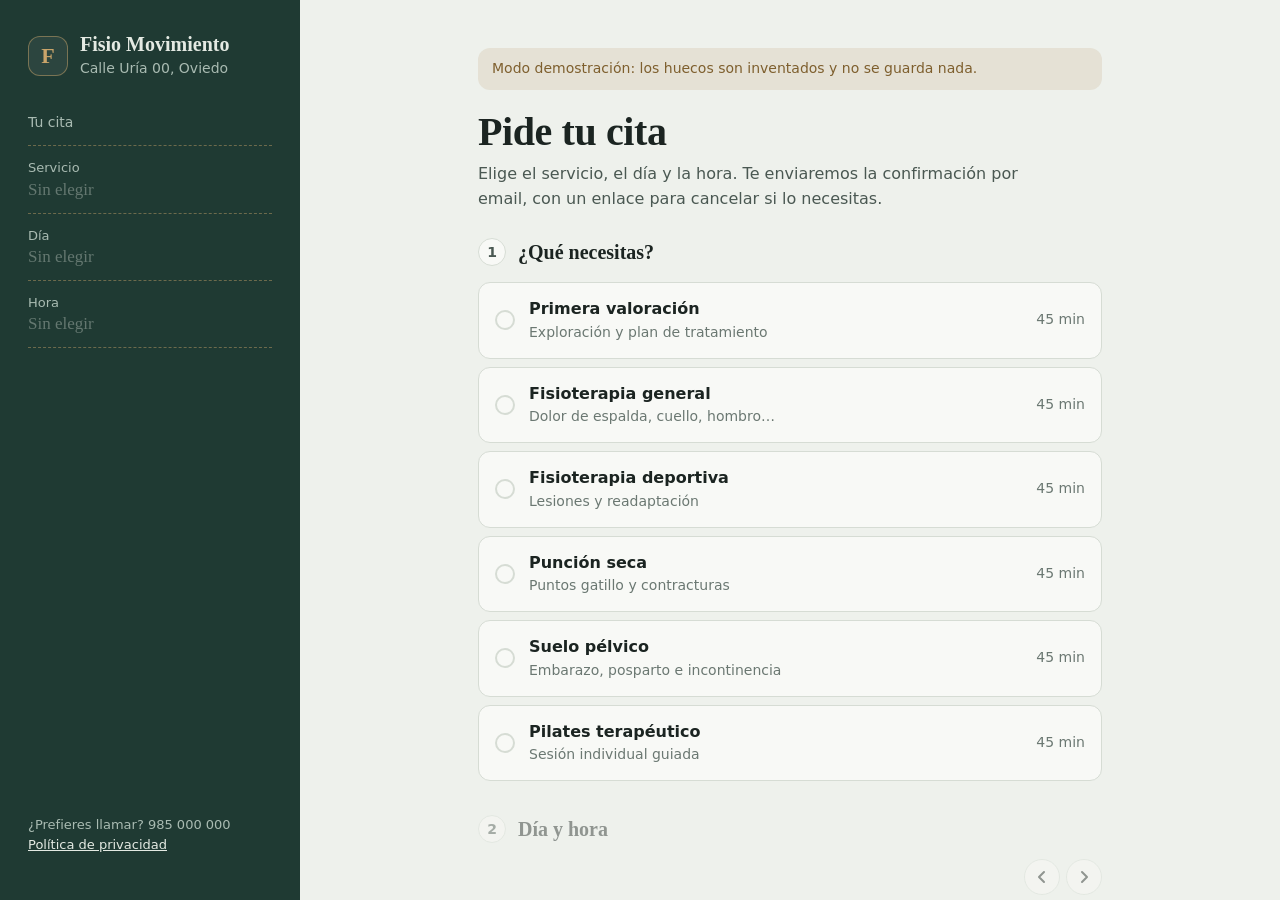
<file: index.html>
<!doctype html>
<html lang="es">
<head>
  <meta charset="utf-8">
  <meta name="viewport" content="width=device-width, initial-scale=1">
  <title>Reservas online con lista de espera · demo</title>
  <meta name="robots" content="noindex">
  <meta http-equiv="refresh" content="0; url=reservar/?demo">
</head>
<body>
  <p><a href="reservar/?demo">Abrir la demo de la página de reservas</a></p>
</body>
</html>
</file>
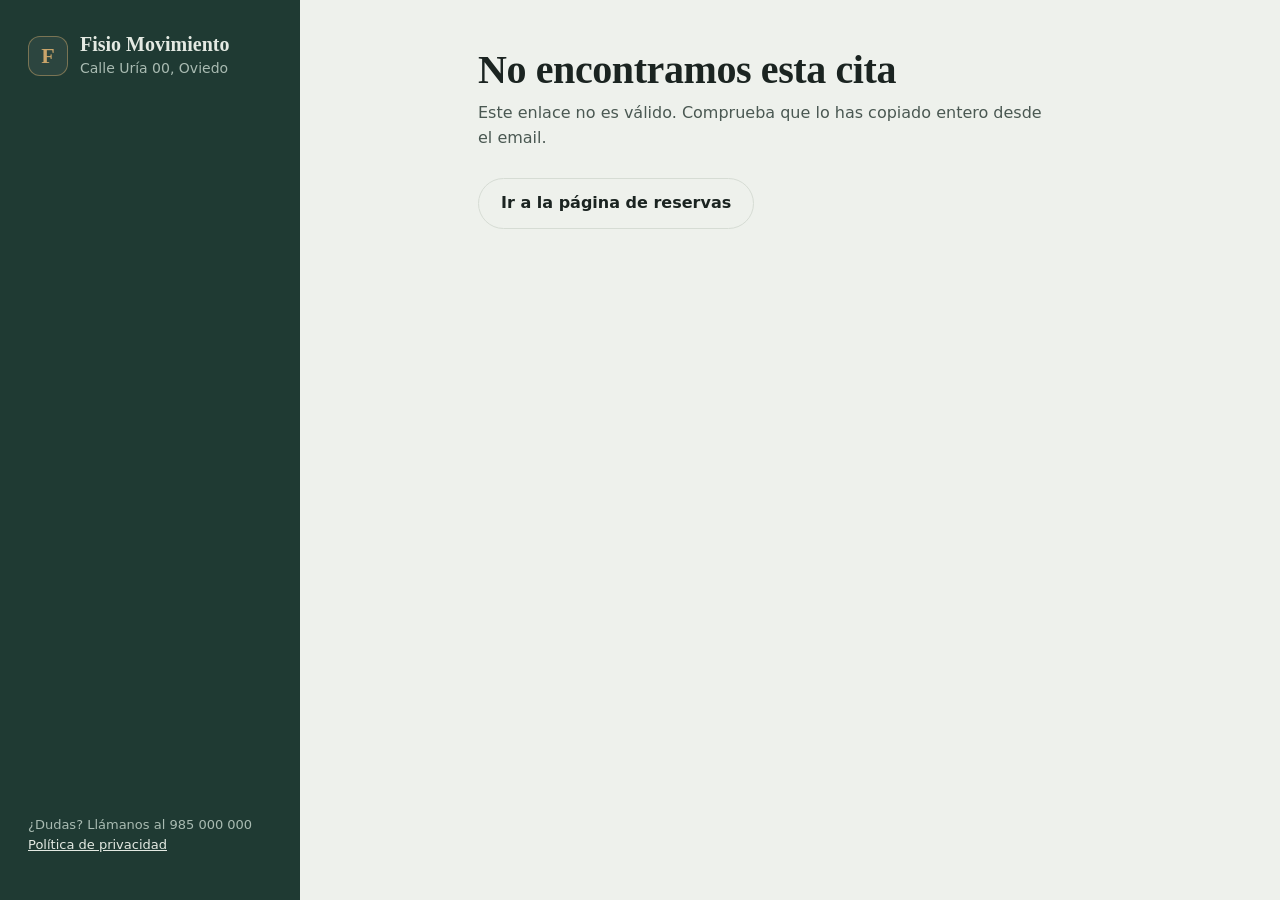
<file: gestionar/index.html>
<!doctype html>
<html lang="es">
<head>
  <meta charset="utf-8">
  <meta name="viewport" content="width=device-width, initial-scale=1">
  <title>Tu cita · Fisio Movimiento</title>
  <meta name="robots" content="noindex">
  <meta name="referrer" content="no-referrer">
  <link rel="icon" href="data:image/svg+xml,%3Csvg xmlns='http://www.w3.org/2000/svg' viewBox='0 0 64 64'%3E%3Crect width='64' height='64' rx='16' fill='%231F3A33'/%3E%3Ctext x='32' y='43' font-family='Palatino,Georgia,serif' font-size='32' text-anchor='middle' fill='%23C9A46A'%3EF%3C/text%3E%3C/svg%3E">
  <link rel="stylesheet" href="../comun/estilos.css?v=2">
</head>
<body>
<div class="marco">
  <aside class="rail">
    <div class="rail__marca">
      <span class="rail__sello" data-sello aria-hidden="true">F</span>
      <div>
        <p class="rail__nombre" data-clinica>Fisio Movimiento</p>
        <p class="rail__dato" data-direccion></p>
      </div>
    </div>
    <p class="rail__pie">¿Dudas? Llámanos al <span data-telefono></span><br><a data-privacidad href="#">Política de privacidad</a></p>
  </aside>

  <main class="contenido">
    <p class="demo-aviso" data-demo hidden>Modo demostración: la cita es inventada y no se cancela nada de verdad.</p>

    <section data-vista="cargando"><p class="cargando">Buscando tu cita…</p></section>

    <section data-vista="cita" hidden>
      <h1 id="citaTitulo">Tu cita</h1>
      <p class="entradilla" id="citaTexto"></p>
      <dl class="ticket">
        <dt>Cuándo</dt><dd id="cCuando"></dd>
        <dt>Servicio</dt><dd id="cServicio"></dd>
        <dt>Dónde</dt><dd data-direccion></dd>
      </dl>
      <div id="zonaCancelar" hidden>
        <div class="botones" id="paso1"><button class="boton boton--peligro" type="button" id="pedirCancelar">Cancelar mi cita</button></div>
        <div class="bloque aparece" id="paso2" hidden style="margin-top:20px">
          <h2 class="bloque__titulo">¿Cancelamos la cita?</h2>
          <p class="bloque__texto">El hueco se ofrecerá a la siguiente persona de la lista de espera. Si luego quieres otra cita, tendrás que reservarla de nuevo.</p>
          <div class="botones" style="margin-top:0">
            <button class="boton boton--peligro" type="button" id="confirmarCancelar">Sí, cancelar la cita</button>
            <button class="boton boton--suave" type="button" id="noCancelar">No, mantenerla</button>
          </div>
        </div>
        <p class="aviso aviso--error" id="errorCancelar" role="alert" hidden></p>
      </div>
    </section>

    <section data-vista="cancelada" class="hecho" hidden>
      <div class="hecho__sello" aria-hidden="true">
        <svg width="30" height="30" viewBox="0 0 24 24"><path d="m5 12.5 4.5 4.5L19 7.5" fill="none" stroke="currentColor" stroke-width="2.4" stroke-linecap="round" stroke-linejoin="round"/></svg>
      </div>
      <h1>Cita cancelada</h1>
      <p class="entradilla" id="canceladaTexto">Gracias por avisar: el hueco pasa a la lista de espera. Te hemos enviado un email de confirmación.</p>
      <div class="botones"><a class="boton boton--suave" href="../reservar/">Pedir otra cita</a></div>
    </section>

    <section data-vista="error" hidden>
      <h1>No encontramos esta cita</h1>
      <p class="entradilla" id="errorTexto">Este enlace no es válido. Comprueba que lo has copiado entero desde el email.</p>
      <div class="botones"><a class="boton boton--suave" href="../reservar/">Ir a la página de reservas</a></div>
    </section>
  </main>
</div>

<script src="../comun/config.js?v=2"></script>
<script src="../comun/comun.js?v=2"></script>
<script src="gestionar.js?v=2"></script>
</body>
</html>
</file>
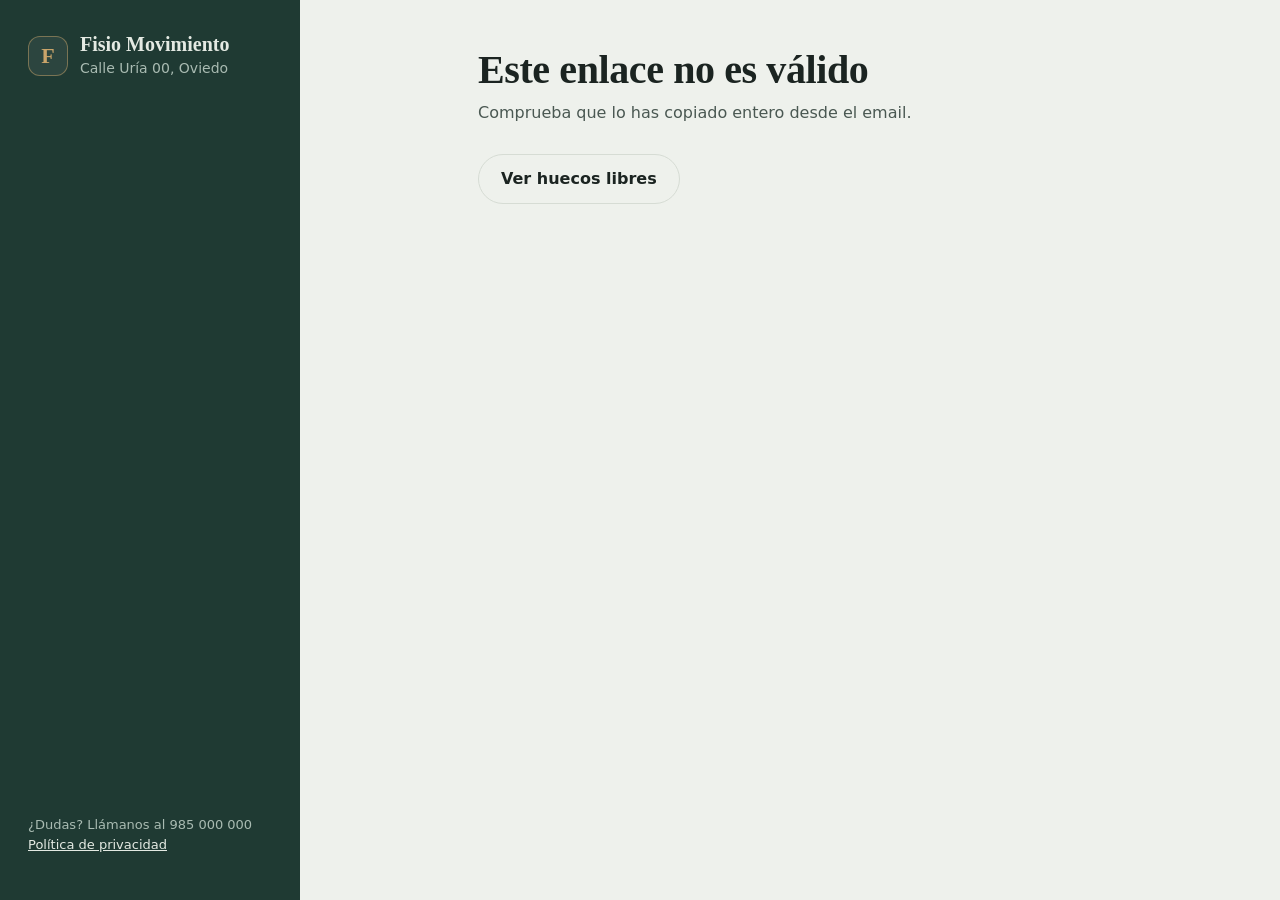
<file: oferta/index.html>
<!doctype html>
<html lang="es">
<head>
  <meta charset="utf-8">
  <meta name="viewport" content="width=device-width, initial-scale=1">
  <title>Hueco libre para ti · Fisio Movimiento</title>
  <meta name="robots" content="noindex">
  <meta name="referrer" content="no-referrer">
  <link rel="icon" href="data:image/svg+xml,%3Csvg xmlns='http://www.w3.org/2000/svg' viewBox='0 0 64 64'%3E%3Crect width='64' height='64' rx='16' fill='%231F3A33'/%3E%3Ctext x='32' y='43' font-family='Palatino,Georgia,serif' font-size='32' text-anchor='middle' fill='%23C9A46A'%3EF%3C/text%3E%3C/svg%3E">
  <link rel="stylesheet" href="../comun/estilos.css?v=2">
</head>
<body>
<div class="marco">
  <aside class="rail">
    <div class="rail__marca">
      <span class="rail__sello" data-sello aria-hidden="true">F</span>
      <div>
        <p class="rail__nombre" data-clinica>Fisio Movimiento</p>
        <p class="rail__dato" data-direccion></p>
      </div>
    </div>
    <p class="rail__pie">¿Dudas? Llámanos al <span data-telefono></span><br><a data-privacidad href="#">Política de privacidad</a></p>
  </aside>

  <main class="contenido">
    <p class="demo-aviso" data-demo hidden>Modo demostración: el hueco es inventado y no se reserva nada.</p>

    <section data-vista="cargando"><p class="cargando">Buscando el hueco…</p></section>

    <section data-vista="oferta" hidden>
      <h1 id="ofertaTitulo">Se ha liberado un hueco para ti</h1>
      <p class="entradilla">Alguien ha cancelado y te toca en la lista de espera. Si lo quieres, confírmalo antes de que termine el plazo; si no, pasará a la siguiente persona.</p>
      <dl class="ticket">
        <dt>Cuándo</dt><dd id="oCuando"></dd>
        <dt>Servicio</dt><dd id="oServicio"></dd>
        <dt>Te lo guardamos hasta las</dt>
        <dd><span class="reloj"><span class="reloj__cifra" id="oHasta"></span><span class="reloj__texto" id="oQueda"></span></span></dd>
      </dl>
      <div class="botones">
        <button class="boton" type="button" id="aceptar">Lo quiero</button>
        <button class="boton boton--suave" type="button" id="rechazar">No me viene bien</button>
      </div>
      <p class="nota">«No me viene bien» te mantiene en la lista para otros huecos de ese día. <button type="button" class="enlace-boton" id="salir">Prefiero salir de la lista de espera</button></p>
      <p class="aviso aviso--error" id="errorOferta" role="alert" hidden></p>
    </section>

    <section data-vista="aceptada" class="hecho" hidden>
      <div class="hecho__sello" aria-hidden="true">
        <svg width="30" height="30" viewBox="0 0 24 24"><path d="m5 12.5 4.5 4.5L19 7.5" fill="none" stroke="currentColor" stroke-width="2.4" stroke-linecap="round" stroke-linejoin="round"/></svg>
      </div>
      <h1>Cita confirmada</h1>
      <p class="entradilla">Te hemos enviado un email con los detalles y un enlace para cancelar si no puedes venir.</p>
      <dl class="ticket">
        <dt>Cuándo</dt><dd id="aCuando"></dd>
        <dt>Servicio</dt><dd id="aServicio"></dd>
        <dt>Dónde</dt><dd data-direccion></dd>
      </dl>
    </section>

    <section data-vista="rechazada" class="hecho" hidden>
      <h1 id="rechazadaTitulo">Hecho</h1>
      <p class="entradilla" id="rechazadaTexto"></p>
      <div class="botones"><a class="boton boton--suave" href="../reservar/">Ver otros huecos libres</a></div>
    </section>

    <section data-vista="error" hidden>
      <h1 id="errorTitulo">Este enlace ya no sirve</h1>
      <p class="entradilla" id="errorTexto"></p>
      <div class="botones"><a class="boton boton--suave" href="../reservar/">Ver huecos libres</a></div>
    </section>
  </main>
</div>

<script src="../comun/config.js?v=2"></script>
<script src="../comun/comun.js?v=2"></script>
<script src="oferta.js?v=2"></script>
</body>
</html>
</file>
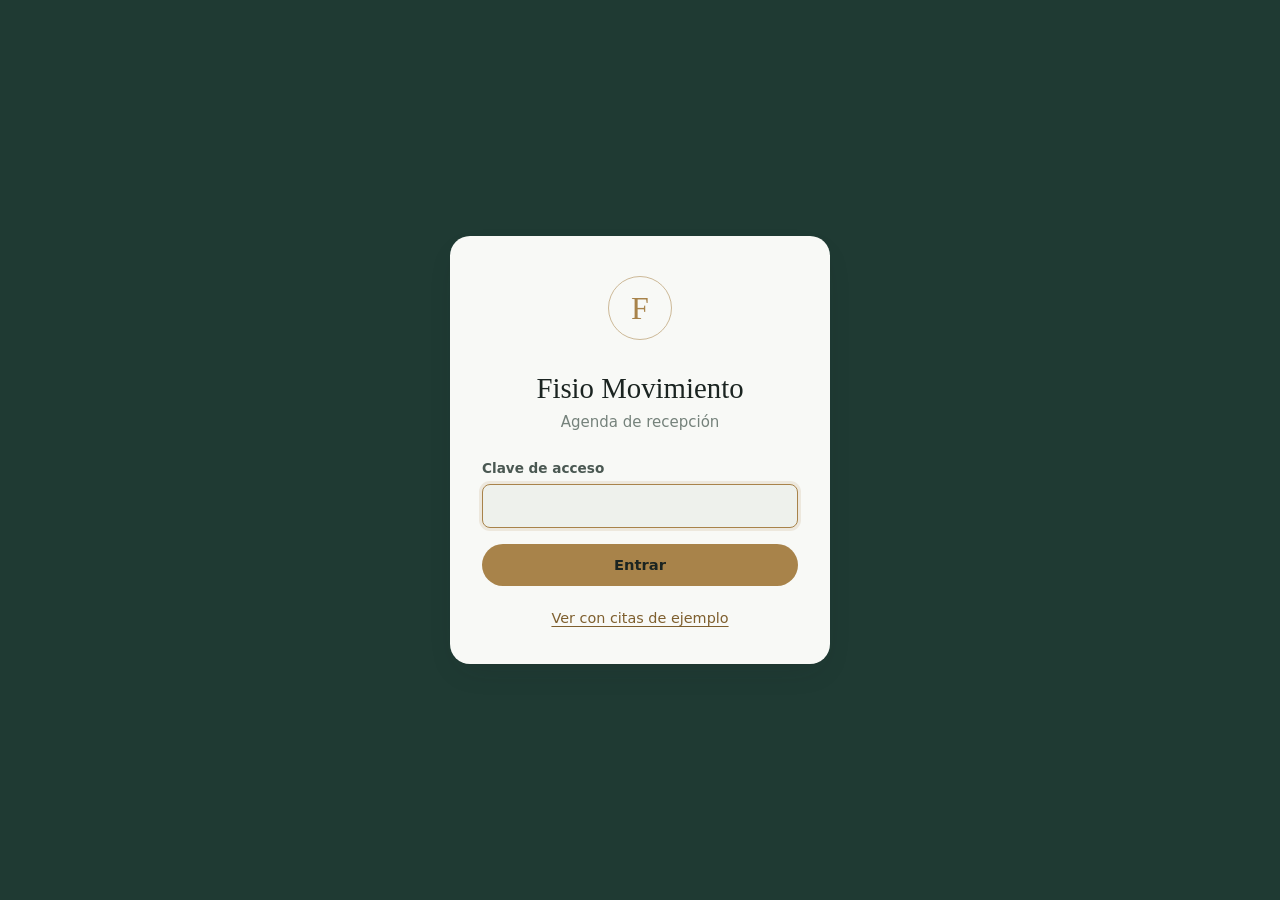
<file: panel/index.html>
<!DOCTYPE html>
<html lang="es">
<head>
  <meta charset="UTF-8">
  <meta name="viewport" content="width=device-width, initial-scale=1.0">
  <meta name="robots" content="noindex, nofollow">
  <title>Agenda · Recepción</title>
  <meta name="theme-color" content="#1F3A33">
  <link rel="icon" href="data:image/svg+xml,%3Csvg xmlns='http://www.w3.org/2000/svg' viewBox='0 0 64 64'%3E%3Crect width='64' height='64' rx='16' fill='%231F3A33'/%3E%3Ctext x='32' y='43' font-family='Palatino,Georgia,serif' font-size='32' text-anchor='middle' fill='%23C9A46A'%3EF%3C/text%3E%3C/svg%3E">
  <link rel="stylesheet" href="panel.css?v=2">
  <script src="config.js?v=2"></script>
</head>
<body>
  <!-- Acceso -->
  <div class="login" id="login" hidden>
    <form class="login-card" id="loginForm">
      <span class="monogram monogram--lg" data-monogram aria-hidden="true">F</span>
      <h1 class="login-title" data-clinica>Clínica</h1>
      <p class="login-sub">Agenda de recepción</p>
      <label class="field">
        <span class="field-label">Clave de acceso</span>
        <input type="password" id="loginKey" class="input" autocomplete="current-password" required>
      </label>
      <p class="form-error" id="loginError" role="alert"></p>
      <button type="submit" class="btn btn-brass btn-block">Entrar</button>
      <button type="button" class="btn-link" id="loginDemo">Ver con citas de ejemplo</button>
    </form>
  </div>

  <!-- Aplicación -->
  <div class="app" id="app" hidden>
    <aside class="rail">
      <div class="brand">
        <span class="monogram" data-monogram aria-hidden="true">F</span>
        <p class="brand-name" data-clinica>Clínica</p>
      </div>
      <nav class="ranges" aria-label="Qué días ver">
        <button class="range" data-rango="hoy" aria-pressed="true">Hoy</button>
        <button class="range" data-rango="manana" aria-pressed="false">Mañana</button>
        <button class="range" data-rango="semana" aria-pressed="false"><span class="hide-sm">Próximos </span>7 días</button>
      </nav>
      <div class="rail-foot">
        <button class="btn-icon" id="themeToggle" aria-label="Cambiar entre tema de día y de noche" title="Tema de día / noche">
          <svg width="18" height="18" viewBox="0 0 24 24" fill="none" stroke="currentColor" stroke-width="1.6" stroke-linecap="round" stroke-linejoin="round" aria-hidden="true"><path d="M12 3a6 6 0 0 0 9 9 9 9 0 1 1-9-9Z"/></svg>
        </button>
        <button class="btn-link btn-link--rail" id="logout">Salir</button>
      </div>
    </aside>

    <main class="main" id="main">
      <header class="head">
        <h1 class="title" id="titulo">Hoy</h1>
        <div class="head-actions">
          <label class="search">
            <span class="sr-only">Buscar paciente o servicio</span>
            <svg width="16" height="16" viewBox="0 0 24 24" fill="none" stroke="currentColor" stroke-width="1.8" stroke-linecap="round" aria-hidden="true"><circle cx="11" cy="11" r="7"/><path d="m20 20-3.5-3.5"/></svg>
            <input type="search" id="buscar" placeholder="Buscar paciente" autocomplete="off">
          </label>
          <button class="btn btn-quiet" id="verEspera" aria-haspopup="dialog">Lista de espera <span class="n" id="esperaN">0</span></button>
          <button class="btn btn-brass" id="nuevaCita">
            <svg width="16" height="16" viewBox="0 0 24 24" fill="none" stroke="currentColor" stroke-width="2" stroke-linecap="round" aria-hidden="true"><path d="M12 5v14M5 12h14"/></svg>
            Nueva cita
          </button>
        </div>
      </header>

      <p class="demo" id="demoBanner" hidden>Estás viendo citas de ejemplo. Los cambios no se guardan.</p>

      <!-- Reparto de las citas por estado -->
      <section class="strip" aria-label="Resumen de las citas">
        <div class="strip-bar" id="stripBar" role="img" aria-label=""></div>
        <ul class="strip-legend" id="stripLegend"></ul>
      </section>

      <div class="toolbar">
        <div class="filters" role="group" aria-label="Mostrar">
          <button class="filter" data-filtro="todas" aria-pressed="true">Todas</button>
          <button class="filter" data-filtro="web" aria-pressed="false">Reservadas online</button>
          <button class="filter" data-filtro="lista" aria-pressed="false">Desde la lista de espera</button>
          <button class="filter" data-filtro="canceladas" aria-pressed="false">Canceladas</button>
        </div>
        <p class="sync" aria-live="polite"><span class="sync-dot" id="syncDot"></span><span id="syncTxt">Cargando…</span></p>
      </div>

      <section class="agenda" id="agenda" aria-labelledby="titulo"></section>
    </main>
  </div>

  <!-- Ficha de la cita -->
  <div class="scrim" id="scrim" hidden></div>
  <aside class="drawer" id="drawer" role="dialog" aria-modal="true" aria-labelledby="drawerNombre" hidden>
    <header class="drawer-head">
      <div>
        <p class="drawer-when" id="drawerCuando">—</p>
        <h2 class="drawer-name" id="drawerNombre">—</h2>
        <p class="drawer-service" id="drawerServicio">—</p>
      </div>
      <button class="btn-icon" data-cerrar aria-label="Cerrar ficha">
        <svg width="18" height="18" viewBox="0 0 24 24" fill="none" stroke="currentColor" stroke-width="1.8" stroke-linecap="round" aria-hidden="true"><path d="M18 6 6 18M6 6l12 12"/></svg>
      </button>
    </header>
    <div class="drawer-body">
      <p class="status-line" id="drawerEstado"></p>
      <ol class="history" id="drawerHistoria" aria-label="Historial de la cita"></ol>
      <dl class="facts">
        <div><dt>Teléfono</dt><dd id="drawerTel">—</dd></div>
        <div><dt>Email</dt><dd id="drawerEmail">—</dd></div>
      </dl>
      <div class="actions" id="drawerAcciones"></div>
      <label class="field">
        <span class="field-label">Notas de recepción</span>
        <textarea class="input" id="drawerNotas" rows="3" maxlength="300" placeholder="Solo las ve la clínica"></textarea>
      </label>
      <button class="btn btn-quiet" id="guardarNotas">Guardar notas</button>
    </div>
  </aside>

  <!-- Nueva cita -->
  <div class="modal" id="modal" role="dialog" aria-modal="true" aria-labelledby="modalTitle" hidden>
    <form class="modal-card" id="nuevaForm" novalidate>
      <header class="modal-head">
        <h2 class="drawer-name" id="modalTitle">Nueva cita</h2>
        <button type="button" class="btn-icon" data-cerrar aria-label="Cerrar">
          <svg width="18" height="18" viewBox="0 0 24 24" fill="none" stroke="currentColor" stroke-width="1.8" stroke-linecap="round" aria-hidden="true"><path d="M18 6 6 18M6 6l12 12"/></svg>
        </button>
      </header>
      <label class="field">
        <span class="field-label">Paciente</span>
        <input class="input" id="nPaciente" type="text" maxlength="80" autocomplete="off" required>
      </label>
      <label class="field">
        <span class="field-label">Teléfono (opcional)</span>
        <input class="input" id="nTelefono" type="tel" inputmode="tel" placeholder="612 345 678" autocomplete="off">
      </label>
      <label class="field">
        <span class="field-label">Email (opcional)</span>
        <input class="input" id="nEmail" type="email" inputmode="email" placeholder="Para enviarle la confirmación" autocomplete="off">
      </label>
      <label class="field">
        <span class="field-label">Servicio</span>
        <select class="input" id="nServicio" required></select>
      </label>
      <div class="field-row">
        <label class="field">
          <span class="field-label">Día</span>
          <input class="input" id="nDia" type="date" required>
        </label>
        <label class="field">
          <span class="field-label">Hora</span>
          <select class="input" id="nHora" required></select>
        </label>
      </div>
      <p class="form-error" id="nuevaError" role="alert"></p>
      <p class="hint">Se comprueba que el hueco siga libre. Si pones email, le llega la confirmación con el enlace para cancelar.</p>
      <button type="submit" class="btn btn-brass btn-block">Guardar cita</button>
    </form>
  </div>

  <!-- Lista de espera -->
  <aside class="drawer" id="esperaDrawer" role="dialog" aria-modal="true" aria-labelledby="esperaTitulo" hidden>
    <header class="drawer-head">
      <div>
        <p class="drawer-when">Próximos días</p>
        <h2 class="drawer-name" id="esperaTitulo">Lista de espera</h2>
        <p class="drawer-service">Por orden de llegada. Si alguien cancela, el hueco se ofrece solo, por email.</p>
      </div>
      <button class="btn-icon" data-cerrar aria-label="Cerrar lista de espera">
        <svg width="18" height="18" viewBox="0 0 24 24" fill="none" stroke="currentColor" stroke-width="1.8" stroke-linecap="round" aria-hidden="true"><path d="M18 6 6 18M6 6l12 12"/></svg>
      </button>
    </header>
    <div class="drawer-body" id="esperaLista"></div>
  </aside>

  <div class="toast" id="toast" role="status" aria-live="polite" hidden></div>

  <script src="panel.js?v=2"></script>
</body>
</html>
</file>
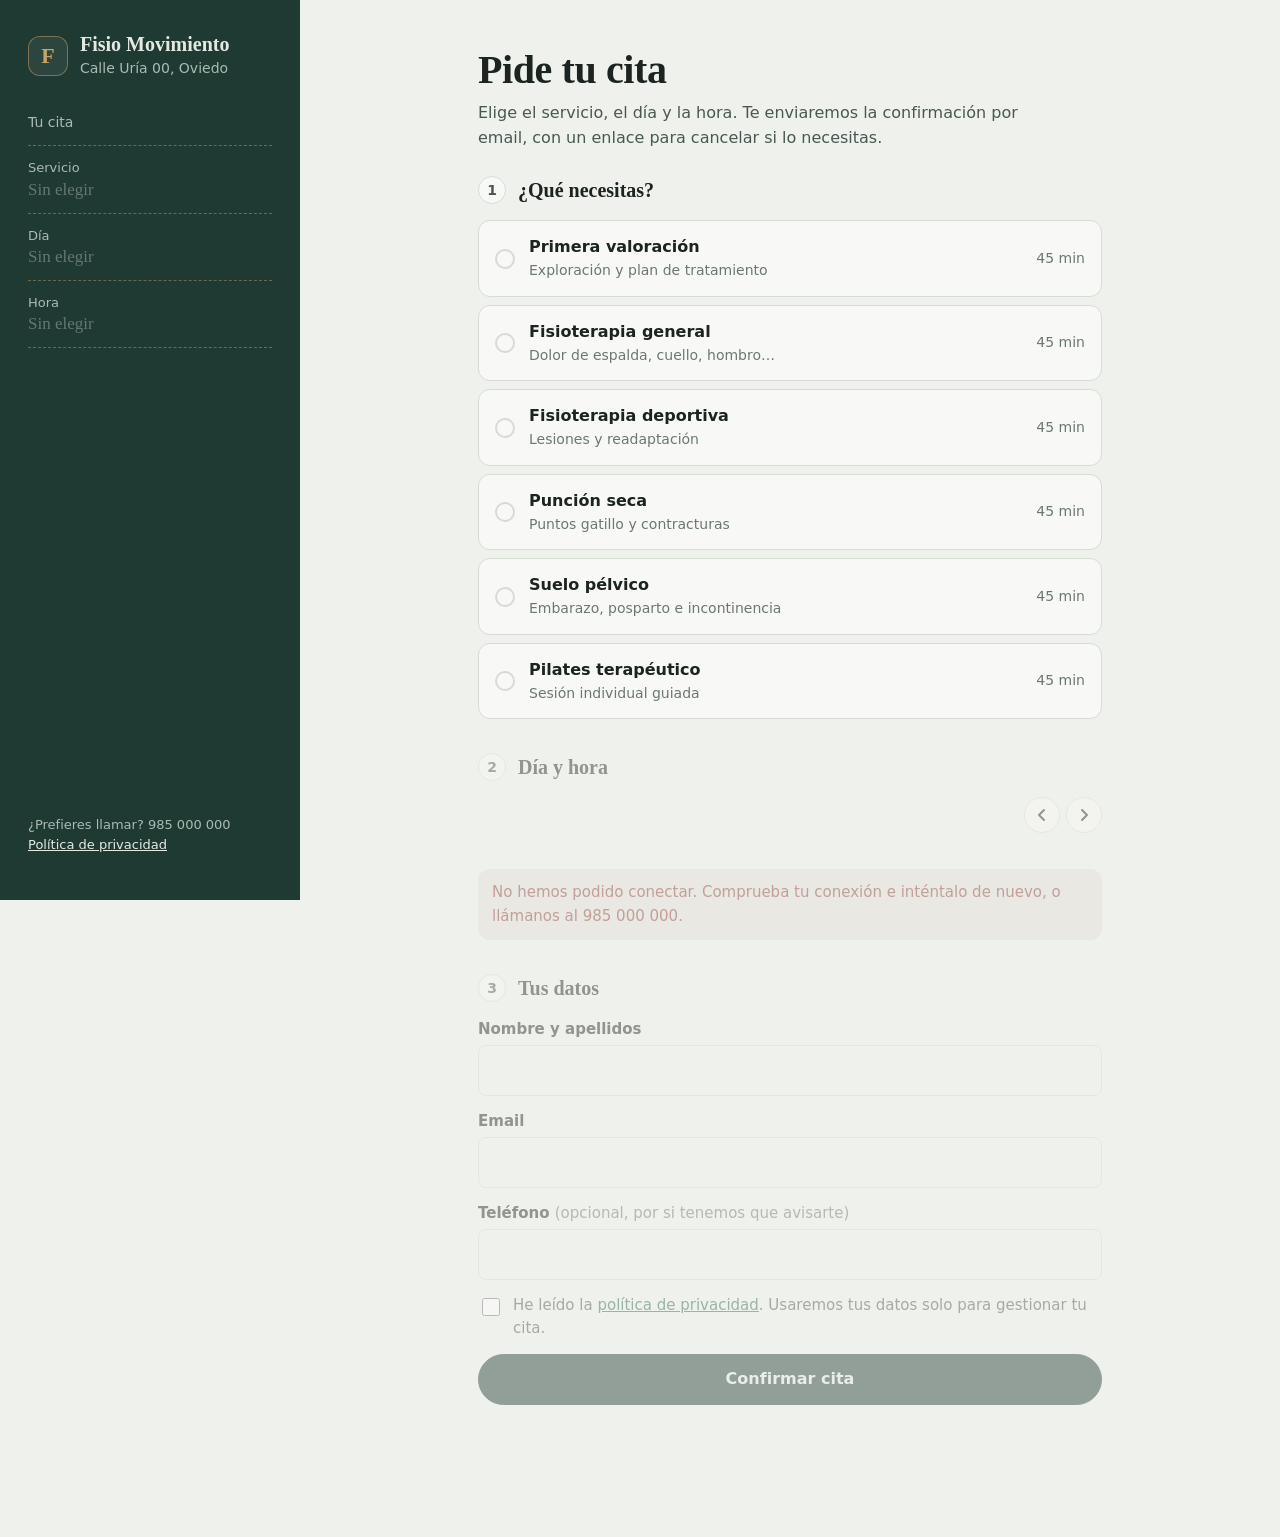
<file: reservar/index.html>
<!doctype html>
<html lang="es">
<head>
  <meta charset="utf-8">
  <meta name="viewport" content="width=device-width, initial-scale=1">
  <title>Pide tu cita · Fisio Movimiento</title>
  <meta name="description" content="Reserva tu cita de fisioterapia online: elige servicio, día y hora. Si no hay hueco, apúntate a la lista de espera.">
  <meta name="robots" content="noindex">
  <link rel="icon" href="data:image/svg+xml,%3Csvg xmlns='http://www.w3.org/2000/svg' viewBox='0 0 64 64'%3E%3Crect width='64' height='64' rx='16' fill='%231F3A33'/%3E%3Ctext x='32' y='43' font-family='Palatino,Georgia,serif' font-size='32' text-anchor='middle' fill='%23C9A46A'%3EF%3C/text%3E%3C/svg%3E">
  <link rel="stylesheet" href="../comun/estilos.css?v=2">
</head>
<body>
<div class="marco">
  <aside class="rail">
    <div class="rail__marca">
      <span class="rail__sello" data-sello aria-hidden="true">F</span>
      <div>
        <p class="rail__nombre" data-clinica>Fisio Movimiento</p>
        <p class="rail__dato" data-direccion></p>
      </div>
    </div>
    <div class="resguardo" aria-live="polite">
      <p class="resguardo__titulo">Tu cita</p>
      <ul class="resguardo__lista">
        <li><span>Servicio</span><strong id="rServicio" class="vacio">Sin elegir</strong></li>
        <li><span>Día</span><strong id="rDia" class="vacio">Sin elegir</strong></li>
        <li><span>Hora</span><strong id="rHora" class="vacio">Sin elegir</strong></li>
      </ul>
    </div>
    <p class="rail__pie">¿Prefieres llamar? <span data-telefono></span><br><a data-privacidad href="#">Política de privacidad</a></p>
  </aside>

  <main class="contenido">
    <p class="demo-aviso" data-demo hidden>Modo demostración: los huecos son inventados y no se guarda nada.</p>

    <!-- Reserva -->
    <section data-vista="reserva">
      <h1>Pide tu cita</h1>
      <p class="entradilla">Elige el servicio, el día y la hora. Te enviaremos la confirmación por email, con un enlace para cancelar si lo necesitas.</p>

      <div class="paso" id="pasoServicio">
        <div class="paso__cabecera"><span class="paso__num">1</span><h2>¿Qué necesitas?</h2></div>
        <fieldset class="servicios" id="servicios">
          <legend class="sr-only">Servicio</legend>
        </fieldset>
      </div>

      <div class="paso paso--bloqueado" id="pasoHora" aria-disabled="true">
        <div class="paso__cabecera"><span class="paso__num">2</span><h2>Día y hora</h2></div>
        <div class="dias-cabecera">
          <p class="dias-mes" id="diasMes"></p>
          <div class="dias-flechas">
            <button class="flecha" type="button" id="diasAtras" aria-label="Días anteriores">
              <svg width="16" height="16" viewBox="0 0 16 16" aria-hidden="true"><path d="M10 3 5 8l5 5" fill="none" stroke="currentColor" stroke-width="2" stroke-linecap="round" stroke-linejoin="round"/></svg>
            </button>
            <button class="flecha" type="button" id="diasAdelante" aria-label="Días siguientes">
              <svg width="16" height="16" viewBox="0 0 16 16" aria-hidden="true"><path d="m6 3 5 5-5 5" fill="none" stroke="currentColor" stroke-width="2" stroke-linecap="round" stroke-linejoin="round"/></svg>
            </button>
          </div>
        </div>
        <div class="dias" id="dias" role="group" aria-label="Días disponibles"><p class="cargando">Buscando huecos libres…</p></div>
        <div id="horas" aria-live="polite"></div>
        <p class="espera-enlace" id="esperaEnlace" hidden>¿No te viene ninguna hora? <button type="button" class="enlace-boton" data-abrir-espera>Apúntate a la lista de espera de este día</button> y te avisaremos si alguien cancela.</p>
        <p class="aviso aviso--error" id="errorHuecos" hidden></p>
      </div>

      <div class="paso paso--bloqueado" id="pasoDatos" aria-disabled="true">
        <div class="paso__cabecera"><span class="paso__num">3</span><h2>Tus datos</h2></div>
        <form id="formReserva" class="campos" novalidate>
          <div class="campo">
            <label for="rNombre">Nombre y apellidos</label>
            <input type="text" id="rNombre" name="nombre" autocomplete="name" maxlength="80" required>
            <span class="error-campo" hidden></span>
          </div>
          <div class="campo">
            <label for="rEmail">Email</label>
            <input type="email" id="rEmail" name="email" autocomplete="email" inputmode="email" maxlength="120" required>
            <span class="error-campo" hidden></span>
          </div>
          <div class="campo">
            <label for="rTelefono">Teléfono <span class="opcional">(opcional, por si tenemos que avisarte)</span></label>
            <input type="tel" id="rTelefono" name="telefono" autocomplete="tel" inputmode="tel" maxlength="20">
            <span class="error-campo" hidden></span>
          </div>
          <div class="trampa" aria-hidden="true">
            <label for="rWeb">No rellenes este campo</label>
            <input type="text" id="rWeb" name="website" tabindex="-1" autocomplete="off">
          </div>
          <div class="campo campo--check">
            <input type="checkbox" id="rPrivacidad" name="privacidad" required>
            <label for="rPrivacidad">He leído la <a data-privacidad href="#" target="_blank" rel="noopener">política de privacidad</a>. Usaremos tus datos solo para gestionar tu cita.</label>
          </div>
          <span class="error-campo" id="rPrivacidadError" hidden></span>
          <button class="boton boton--ancho" type="submit" id="rEnviar">Confirmar cita</button>
          <p class="aviso aviso--error" id="errorReserva" role="alert" hidden></p>
        </form>
      </div>
    </section>

    <!-- Lista de espera -->
    <section data-vista="espera" hidden>
      <button type="button" class="paso__cambiar" data-volver style="margin:0 0 16px">Volver a elegir hora</button>
      <div class="bloque bloque--espera">
        <h1 class="bloque__titulo" id="esperaTitulo">Lista de espera</h1>
        <p class="bloque__texto">Si alguien cancela ese día, te escribiremos por orden de llegada. Tendrás <strong id="esperaPlazo">2 horas</strong> para aceptar el hueco desde el email; después pasará a la siguiente persona.</p>
        <form id="formEspera" class="campos" novalidate>
          <fieldset class="franjas">
            <legend>¿A qué hora te viene bien?</legend>
            <label class="chip"><input type="radio" name="franja" value="cualquiera" checked><span>A cualquier hora</span></label>
            <label class="chip"><input type="radio" name="franja" value="manana"><span>Por la mañana</span></label>
            <label class="chip"><input type="radio" name="franja" value="tarde"><span>Por la tarde</span></label>
          </fieldset>
          <p class="nota" id="esperaServicio"></p>
          <div class="campo">
            <label for="eNombre">Nombre y apellidos</label>
            <input type="text" id="eNombre" name="nombre" autocomplete="name" maxlength="80" required>
            <span class="error-campo" hidden></span>
          </div>
          <div class="campo">
            <label for="eEmail">Email</label>
            <input type="email" id="eEmail" name="email" autocomplete="email" inputmode="email" maxlength="120" required>
            <span class="error-campo" hidden></span>
          </div>
          <div class="campo">
            <label for="eTelefono">Teléfono <span class="opcional">(opcional)</span></label>
            <input type="tel" id="eTelefono" name="telefono" autocomplete="tel" inputmode="tel" maxlength="20">
            <span class="error-campo" hidden></span>
          </div>
          <div class="trampa" aria-hidden="true">
            <label for="eWeb">No rellenes este campo</label>
            <input type="text" id="eWeb" name="website" tabindex="-1" autocomplete="off">
          </div>
          <div class="campo campo--check">
            <input type="checkbox" id="ePrivacidad" name="privacidad" required>
            <label for="ePrivacidad">He leído la <a data-privacidad href="#" target="_blank" rel="noopener">política de privacidad</a>. Usaremos tus datos solo para avisarte de un hueco libre.</label>
          </div>
          <span class="error-campo" id="ePrivacidadError" hidden></span>
          <button class="boton boton--laton boton--ancho" type="submit" id="eEnviar">Apuntarme a la lista de espera</button>
          <p class="aviso aviso--error" id="errorEspera" role="alert" hidden></p>
        </form>
      </div>
    </section>

    <!-- Reserva confirmada -->
    <section data-vista="hecho" class="hecho" hidden>
      <div class="hecho__sello" aria-hidden="true">
        <svg width="30" height="30" viewBox="0 0 24 24"><path d="m5 12.5 4.5 4.5L19 7.5" fill="none" stroke="currentColor" stroke-width="2.4" stroke-linecap="round" stroke-linejoin="round"/></svg>
      </div>
      <h1 tabindex="-1">Cita confirmada</h1>
      <p class="entradilla">Te hemos enviado un email con los detalles y un enlace para cancelar si no puedes venir.</p>
      <dl class="ticket">
        <dt>Cuándo</dt><dd id="hCuando"></dd>
        <dt>Servicio</dt><dd id="hServicio"></dd>
        <dt>Dónde</dt><dd data-direccion></dd>
      </dl>
      <p class="nota">¿No te llega el email? Revisa la carpeta de correo no deseado o llámanos al <span data-telefono></span>.</p>
      <div class="botones"><a class="boton boton--suave" href="./">Pedir otra cita</a></div>
    </section>

    <!-- Alta en la lista de espera -->
    <section data-vista="espera-hecha" class="hecho" hidden>
      <div class="hecho__sello" aria-hidden="true">
        <svg width="30" height="30" viewBox="0 0 24 24"><path d="M12 7v5l3 2" fill="none" stroke="currentColor" stroke-width="2.2" stroke-linecap="round"/><circle cx="12" cy="12" r="8.5" fill="none" stroke="currentColor" stroke-width="2.2"/></svg>
      </div>
      <h1 tabindex="-1">Estás en la lista de espera</h1>
      <p class="entradilla" id="ehTexto"></p>
      <p class="nota">Te hemos enviado un email de confirmación. Si se libera un hueco, el aviso llegará a ese mismo correo.</p>
      <div class="botones"><a class="boton boton--suave" href="./">Volver al calendario</a></div>
    </section>
  </main>
</div>

<script src="../comun/config.js?v=2"></script>
<script src="../comun/comun.js?v=2"></script>
<script src="reservar.js?v=2"></script>
</body>
</html>
</file>
<file: comun/estilos.css>
/* ═══════════════════════════════════════════
   Páginas del paciente · eucalipto, salvia y latón
   (misma familia visual que el panel de recepción)
═══════════════════════════════════════════ */
:root {
  --bg: #EEF1EC;
  --surface: #F8F9F6;
  --line: #D6DCD4;
  --ink: #1B2421;
  --ink-2: #4A5852;
  --ink-3: #6B7872;
  --rail: #1F3A33;
  --rail-ink: #E4EAE3;
  --rail-ink-2: #A9BBB2;
  --brass: #A8834A;
  --brass-ink: #7E5F2E;
  --brass-soft: rgba(168, 131, 74, .14);
  --ok: #2F6B57;
  --ok-soft: rgba(47, 107, 87, .12);
  --error: #8E3B33;
  --error-soft: rgba(142, 59, 51, .1);
  --free: #2F6B57;
  --busy: #CDD4CB;
  --serif: "Iowan Old Style", "Palatino Linotype", Palatino, "Book Antiqua", "URW Palladio L", Georgia, serif;
  --sans: system-ui, -apple-system, "Segoe UI", Roboto, "Helvetica Neue", sans-serif;
  --r-sm: 8px;
  --r-md: 12px;
  --r-lg: 20px;
  --shadow: 0 1px 0 rgba(27, 36, 33, .04), 0 14px 34px -16px rgba(27, 36, 33, .22);
  color-scheme: light;
}
@media (prefers-color-scheme: dark) {
  :root {
    --bg: #13221E;
    --surface: #1A2D27;
    --line: #2C433B;
    --ink: #E7ECE6;
    --ink-2: #B4C0B8;
    --ink-3: #8C9C93;
    --rail: #0E1916;
    --rail-ink: #E4EAE3;
    --rail-ink-2: #8FA59B;
    --brass: #C9A46A;
    --brass-ink: #D9B97F;
    --brass-soft: rgba(201, 164, 106, .16);
    --ok: #7DBFA5;
    --ok-soft: rgba(125, 191, 165, .14);
    --error: #E39A90;
    --error-soft: rgba(227, 154, 144, .12);
    --free: #7DBFA5;
    --busy: #2F463F;
    --shadow: 0 14px 34px -16px rgba(0, 0, 0, .6);
    color-scheme: dark;
  }
}

*, *::before, *::after { box-sizing: border-box; }
html { -webkit-text-size-adjust: 100%; }
body {
  margin: 0;
  background: var(--bg);
  color: var(--ink);
  font: 16px/1.55 var(--sans);
  min-height: 100vh;
}
button, input, select, textarea { font: inherit; color: inherit; }
a { color: var(--ok); }
:focus-visible { outline: 3px solid var(--brass); outline-offset: 2px; border-radius: 4px; }
[tabindex="-1"]:focus { outline: none; }
[hidden] { display: none !important; }
.sr-only { position: absolute; width: 1px; height: 1px; overflow: hidden; clip: rect(0 0 0 0); white-space: nowrap; }

/* ── Estructura: columna de la clínica + contenido ── */
.marco {
  display: grid;
  grid-template-columns: minmax(0, 1fr);
  min-height: 100vh;
}
.rail {
  background: var(--rail);
  color: var(--rail-ink);
  padding: 20px 16px;
}
.rail__marca { display: flex; align-items: center; gap: 12px; }
.rail__sello {
  flex: none;
  width: 40px; height: 40px;
  border-radius: 12px;
  display: grid; place-items: center;
  background: rgba(255, 255, 255, .06);
  border: 1px solid rgba(201, 164, 106, .5);
  color: #C9A46A;
  font: 600 22px/1 var(--serif);
}
.rail__nombre { font: 600 1.25rem/1.2 var(--serif); margin: 0; }
.rail__dato { margin: 2px 0 0; color: var(--rail-ink-2); font-size: .875rem; }
.resguardo { display: none; }

.contenido {
  width: 100%;
  max-width: 44rem;
  margin: 0 auto;
  padding: 24px 16px 96px;
}
.demo-aviso {
  margin: 0 0 20px;
  padding: 10px 14px;
  border-radius: var(--r-md);
  background: var(--brass-soft);
  color: var(--brass-ink);
  font-size: .875rem;
}

h1 { font: 600 clamp(1.75rem, 1.2rem + 2.4vw, 2.5rem)/1.12 var(--serif); margin: 0 0 8px; letter-spacing: -.01em; }
h2 { font: 600 1.25rem/1.25 var(--serif); margin: 0; }
.entradilla { margin: 0 0 28px; color: var(--ink-2); max-width: 36rem; }

@media (min-width: 900px) {
  .marco { grid-template-columns: 300px minmax(0, 1fr); }
  .rail {
    position: sticky; top: 0;
    height: 100vh;
    padding: 32px 28px;
    display: flex; flex-direction: column; gap: 32px;
  }
  .resguardo { display: block; }
  .contenido { padding: 48px 40px 96px; }
}

/* ── Resguardo (resumen de la cita en la columna) ── */
.resguardo__titulo { margin: 0 0 12px; color: var(--rail-ink-2); font-size: .875rem; }
.resguardo__lista { list-style: none; margin: 0; padding: 0; border-top: 1px dashed rgba(201, 164, 106, .45); }
.resguardo__lista li { padding: 12px 0; border-bottom: 1px dashed rgba(201, 164, 106, .45); }
.resguardo__lista span { display: block; color: var(--rail-ink-2); font-size: .8125rem; }
.resguardo__lista strong { display: block; font: 600 1.0625rem/1.3 var(--serif); }
.resguardo__lista strong.vacio { color: rgba(228, 234, 227, .35); font-weight: 400; }
.rail__pie { margin-top: auto; color: var(--rail-ink-2); font-size: .8125rem; }
.rail__pie a { color: var(--rail-ink); }

/* ── Pasos ── */
.paso { margin: 0 0 36px; }
.paso__cabecera { display: flex; align-items: baseline; gap: 12px; margin-bottom: 14px; }
.paso__num {
  flex: none;
  width: 28px; height: 28px;
  border-radius: 50%;
  display: grid; place-items: center;
  font: 600 .875rem/1 var(--sans);
  background: var(--surface);
  border: 1px solid var(--line);
  color: var(--ink-2);
  transform: translateY(-2px);
}
.paso--hecho .paso__num { background: var(--ok); border-color: var(--ok); color: var(--surface); }
.paso--bloqueado { opacity: .45; pointer-events: none; }
.paso__cambiar {
  margin-left: auto;
  background: none; border: 0; padding: 4px 0;
  color: var(--ok); font-size: .9375rem; cursor: pointer; text-decoration: underline; text-underline-offset: 3px;
}

/* ── Servicios ── */
.servicios { display: grid; gap: 8px; margin: 0; padding: 0; border: 0; }
.servicio {
  display: flex; align-items: center; gap: 14px;
  padding: 14px 16px;
  background: var(--surface);
  border: 1px solid var(--line);
  border-radius: var(--r-md);
  cursor: pointer;
}
.servicio input { position: absolute; opacity: 0; pointer-events: none; }
.servicio__texto { flex: 1; min-width: 0; }
.servicio__nombre { display: block; font-weight: 600; }
.servicio__detalle { display: block; color: var(--ink-3); font-size: .875rem; }
.servicio__min { color: var(--ink-3); font-size: .875rem; white-space: nowrap; }
.servicio__marca {
  flex: none; width: 20px; height: 20px; border-radius: 50%;
  border: 2px solid var(--line);
}
.servicio:has(input:checked) { border-color: var(--ok); box-shadow: inset 0 0 0 1px var(--ok); }
.servicio:has(input:checked) .servicio__marca { border-color: var(--ok); background: radial-gradient(circle, var(--ok) 0 4px, transparent 5px); }
.servicio:has(input:focus-visible) { outline: 3px solid var(--brass); outline-offset: 2px; }

/* ── Tira de días ── */
.dias-cabecera { display: flex; align-items: center; justify-content: space-between; gap: 12px; margin-bottom: 10px; }
.dias-mes { font: 600 1.0625rem/1.2 var(--serif); margin: 0; }
.dias-flechas { display: flex; gap: 6px; }
.flecha {
  width: 36px; height: 36px; border-radius: 50%;
  border: 1px solid var(--line); background: var(--surface);
  display: grid; place-items: center; cursor: pointer;
}
.flecha:disabled { opacity: .35; cursor: default; }
.dias {
  display: flex; gap: 8px;
  overflow-x: auto; scroll-snap-type: x mandatory;
  padding: 2px 2px 10px; margin: 0 -2px;
  scrollbar-width: thin;
}
.dia {
  flex: 0 0 76px;
  scroll-snap-align: start;
  padding: 10px 8px 12px;
  border-radius: var(--r-md);
  border: 1px solid var(--line);
  background: var(--surface);
  text-align: center;
  cursor: pointer;
}
.dia__semana { display: block; font-size: .8125rem; color: var(--ink-3); text-transform: capitalize; }
.dia__num { display: block; font: 600 1.875rem/1.1 var(--serif); margin: 2px 0 8px; }
.dia__barra { display: flex; gap: 2px; justify-content: center; }
.dia__barra i { width: 5px; height: 14px; border-radius: 2px; background: var(--busy); }
.dia__barra i.libre { background: var(--free); }
.dia__estado { display: block; margin-top: 6px; font-size: .75rem; color: var(--ink-3); }
.dia--lleno .dia__num { color: var(--ink-3); }
.dia--lleno .dia__estado { color: var(--brass-ink); }
.dia[aria-pressed="true"] { border-color: var(--rail); background: var(--rail); color: var(--rail-ink); }
.dia[aria-pressed="true"] .dia__semana, .dia[aria-pressed="true"] .dia__estado { color: var(--rail-ink-2); }
.dia[aria-pressed="true"] .dia__num { color: var(--rail-ink); }
.dia[aria-pressed="true"] .dia__barra i { background: rgba(228, 234, 227, .18); }
.dia[aria-pressed="true"] .dia__barra i.libre { background: #C9A46A; }

/* ── Horas ── */
.franja { margin-top: 18px; }
.franja__titulo { margin: 0 0 8px; font-size: .875rem; color: var(--ink-3); }
.horas { display: grid; grid-template-columns: repeat(auto-fill, minmax(86px, 1fr)); gap: 8px; }
.hora {
  padding: 11px 0;
  border-radius: var(--r-sm);
  border: 1px solid var(--line);
  background: var(--surface);
  font-variant-numeric: tabular-nums;
  font-weight: 600;
  cursor: pointer;
}
.hora:disabled { cursor: default; color: var(--ink-3); background: transparent; border-style: dashed; text-decoration: line-through; font-weight: 400; }
.hora[aria-pressed="true"] { background: var(--ok); border-color: var(--ok); color: var(--surface); }

.espera-enlace { margin: 18px 0 0; font-size: .9375rem; color: var(--ink-2); }
.enlace-boton { background: none; border: 0; padding: 0; color: var(--ok); text-decoration: underline; text-underline-offset: 3px; cursor: pointer; }

/* ── Tarjeta / bloques ── */
.bloque {
  background: var(--surface);
  border: 1px solid var(--line);
  border-radius: var(--r-lg);
  padding: 20px;
  box-shadow: var(--shadow);
}
.bloque--espera { border-color: var(--brass); }
.bloque__titulo { margin: 0 0 6px; }
.bloque__texto { margin: 0 0 16px; color: var(--ink-2); }

/* ── Formularios ── */
.campos { display: grid; gap: 14px; }
.campo label { display: block; font-weight: 600; font-size: .9375rem; margin-bottom: 4px; }
.campo .opcional { font-weight: 400; color: var(--ink-3); }
.campo input[type="text"], .campo input[type="email"], .campo input[type="tel"] {
  width: 100%;
  padding: 12px 14px;
  border-radius: var(--r-sm);
  border: 1px solid var(--line);
  background: var(--bg);
}
.campo input:focus { border-color: var(--ok); outline: none; box-shadow: 0 0 0 3px var(--ok-soft); }
.campo--check { display: flex; gap: 10px; align-items: flex-start; font-size: .9375rem; color: var(--ink-2); }
.campo--check input { margin-top: 4px; width: 18px; height: 18px; accent-color: var(--ok); flex: none; }
.campo--check label { font-weight: 400; margin: 0; }
.error-campo { display: block; color: var(--error); font-size: .875rem; margin-top: 4px; }
.trampa { position: absolute; left: -9999px; width: 1px; height: 1px; overflow: hidden; }

.franjas { display: flex; flex-wrap: wrap; gap: 8px; margin: 0; padding: 0; border: 0; }
.franjas legend { font-weight: 600; font-size: .9375rem; margin-bottom: 6px; padding: 0; }
.chip { position: relative; }
.chip input { position: absolute; opacity: 0; }
.chip span { display: inline-block; padding: 8px 14px; border-radius: 999px; border: 1px solid var(--line); background: var(--bg); cursor: pointer; }
.chip input:checked + span { background: var(--brass-soft); border-color: var(--brass); color: var(--brass-ink); font-weight: 600; }
.chip input:focus-visible + span { outline: 3px solid var(--brass); outline-offset: 2px; }

.boton {
  display: inline-flex; align-items: center; justify-content: center; gap: 8px;
  min-height: 48px;
  padding: 12px 22px;
  border-radius: 999px;
  border: 1px solid var(--rail);
  background: var(--rail);
  color: var(--rail-ink);
  font-weight: 600;
  cursor: pointer;
  text-decoration: none;
}
.boton:disabled { opacity: .55; cursor: progress; }
.boton--laton { background: var(--brass); border-color: var(--brass); color: #1B2421; }
.boton--suave { background: transparent; color: var(--ink); border-color: var(--line); }
.boton--peligro { background: transparent; color: var(--error); border-color: var(--error); }
.botones { display: flex; flex-wrap: wrap; gap: 10px; margin-top: 18px; }
.boton--ancho { width: 100%; }

.aviso { margin: 14px 0 0; padding: 12px 14px; border-radius: var(--r-md); font-size: .9375rem; }
.aviso--error { background: var(--error-soft); color: var(--error); }
.aviso--ok { background: var(--ok-soft); color: var(--ok); }
.nota { color: var(--ink-3); font-size: .875rem; margin: 12px 0 0; }

/* ── Confirmación ── */
.hecho { text-align: left; }
.hecho__sello {
  width: 64px; height: 64px; border-radius: 50%;
  display: grid; place-items: center;
  background: var(--ok-soft); color: var(--ok);
  margin-bottom: 16px;
}
.ticket {
  margin: 20px 0 0;
  padding: 16px 18px;
  border-radius: var(--r-md);
  border: 1px dashed var(--brass);
  background: var(--brass-soft);
}
.ticket dt { font-size: .8125rem; color: var(--ink-3); }
.ticket dd { margin: 0 0 10px; font: 600 1.125rem/1.3 var(--serif); }
.ticket dd:last-child { margin-bottom: 0; }

/* Cuenta atrás de la oferta */
.reloj { display: flex; align-items: baseline; gap: 8px; margin: 6px 0 0; }
.reloj__cifra { font: 600 2.5rem/1 var(--serif); font-variant-numeric: tabular-nums; color: var(--brass-ink); }
.reloj__texto { color: var(--ink-2); }

.cargando { color: var(--ink-3); padding: 24px 0; }

@media (prefers-reduced-motion: no-preference) {
  .aparece { animation: aparece .28s ease-out; }
  @keyframes aparece { from { opacity: 0; transform: translateY(6px); } to { opacity: 1; transform: none; } }
}
</file>
<file: panel/panel.css>
/* ═══════════════════════════════════════════
   Panel de recepción · eucalipto, salvia y latón
═══════════════════════════════════════════ */
:root {
  --bg: #EEF1EC;          /* piedra salvia */
  --surface: #F8F9F6;
  --line: #D6DCD4;
  --ink: #1B2421;         /* tinta verde */
  --ink-2: #4A5852;
  --ink-3: #75827B;
  --rail: #1F3A33;        /* eucalipto profundo */
  --rail-ink: #E4EAE3;
  --rail-ink-2: #9FB2A9;
  --brass: #A8834A;       /* latón cepillado */
  --brass-ink: #7E5F2E;   /* latón para texto sobre claro */
  --brass-soft: rgba(168, 131, 74, .14);
  --on-brass: #1B2421;

  --st-ok: #2F6B57;
  --st-wait: #5D6E7B;
  --st-pend: #9AA5A0;
  --st-change: #A4652A;
  --st-error: #8E3B33;
  --st-done: #3E5A50;
  --st-off: #B3BBB6;

  --serif: "Iowan Old Style", "Palatino Linotype", Palatino, "Book Antiqua", "URW Palladio L", Georgia, serif;
  --sans: system-ui, -apple-system, "Segoe UI", Roboto, "Helvetica Neue", sans-serif;
  --r-sm: 8px;
  --r-md: 12px;
  --r-lg: 20px;
  --shadow: 0 1px 0 rgba(27, 36, 33, .04), 0 12px 32px -12px rgba(27, 36, 33, .18);
  color-scheme: light;
}
:root[data-theme="noche"] {
  --bg: #13221E;
  --surface: #1A2D27;
  --line: #2C433B;
  --ink: #E7ECE6;
  --ink-2: #B4C0B8;
  --ink-3: #85938B;
  --rail: #0E1A16;
  --rail-ink: #E4EAE3;
  --rail-ink-2: #8FA39A;
  --brass: #C9A46A;
  --brass-ink: #D8B97F;
  --brass-soft: rgba(201, 164, 106, .14);
  --on-brass: #13221E;
  --st-ok: #7FBFA3;
  --st-wait: #9AAAB6;
  --st-pend: #6F7E77;
  --st-change: #D9A15B;
  --st-error: #D98A7E;
  --st-done: #A9C9BB;
  --st-off: #4D5F58;
  --shadow: 0 1px 0 rgba(0, 0, 0, .2), 0 16px 40px -16px rgba(0, 0, 0, .6);
  color-scheme: dark;
}

*, *::before, *::after { box-sizing: border-box; }
html { -webkit-text-size-adjust: 100%; }
body { margin: 0; background: var(--bg); color: var(--ink); font: 15px/1.5 var(--sans); }
button, input, select, textarea { font: inherit; color: inherit; }
button { cursor: pointer; }
[hidden] { display: none !important; }
:focus-visible { outline: 2px solid var(--brass); outline-offset: 2px; border-radius: 4px; }
.sr-only { position: absolute; width: 1px; height: 1px; overflow: hidden; clip: rect(0 0 0 0); white-space: nowrap; }

/* ── Piezas comunes ── */
.monogram {
  width: 40px; height: 40px; flex-shrink: 0; border-radius: 50%;
  display: grid; place-items: center;
  font: 500 1.35rem/1 var(--serif); color: var(--brass);
  border: 1px solid color-mix(in srgb, var(--brass) 55%, transparent);
}
.monogram--lg { width: 64px; height: 64px; font-size: 2rem; margin: 0 auto 16px; }

.btn {
  display: inline-flex; align-items: center; justify-content: center; gap: 8px;
  min-height: 42px; padding: 0 18px; border-radius: 999px; border: 1px solid transparent;
  font-weight: 600; font-size: .92rem; white-space: nowrap;
  transition: background-color .15s, border-color .15s, color .15s;
}
.btn-brass { background: var(--brass); color: var(--on-brass); }
.btn-brass:hover { background: color-mix(in srgb, var(--brass) 85%, var(--ink)); }
.btn-quiet { background: transparent; border-color: var(--line); color: var(--ink-2); }
.btn-quiet:hover { border-color: var(--ink-3); color: var(--ink); }
.btn-block { width: 100%; }
.btn:disabled { opacity: .55; cursor: progress; }
.btn-link { background: none; border: 0; padding: 6px 0; color: var(--brass-ink); text-decoration: underline; text-underline-offset: 3px; font-size: .9rem; }
.btn-icon {
  width: 38px; height: 38px; display: grid; place-items: center; flex-shrink: 0;
  border-radius: 50%; border: 1px solid var(--line); background: transparent; color: var(--ink-2);
}
.btn-icon:hover { color: var(--ink); border-color: var(--ink-3); }

.field { display: flex; flex-direction: column; gap: 6px; }
.field-label { font-size: .85rem; font-weight: 600; color: var(--ink-2); }
.field-row { display: grid; grid-template-columns: 1fr 1fr; gap: 12px; }
.input {
  width: 100%; padding: 10px 12px; border-radius: var(--r-sm);
  border: 1px solid var(--line); background: var(--bg); color: var(--ink);
}
.input:focus { border-color: var(--brass); outline: none; box-shadow: 0 0 0 3px var(--brass-soft); }
textarea.input { resize: vertical; }
.form-error { margin: 0; font-size: .85rem; color: var(--st-error); }
.form-error:empty { display: none; }
.hint { margin: 0; font-size: .8rem; color: var(--ink-3); }

/* ── Acceso ── */
.login { min-height: 100vh; display: grid; place-items: center; padding: 24px 16px; background: var(--rail); }
.login-card {
  width: 100%; max-width: 380px; padding: 40px 32px 28px; border-radius: var(--r-lg);
  background: var(--surface); box-shadow: var(--shadow); display: grid; gap: 16px; text-align: center;
}
.login-title { margin: 0; font: 500 1.8rem/1.15 var(--serif); }
.login-sub { margin: -10px 0 8px; color: var(--ink-3); }
.login-card .field { text-align: left; }

/* ── Estructura ── */
.app { display: grid; grid-template-columns: 236px 1fr; min-height: 100vh; }
.rail {
  position: sticky; top: 0; height: 100vh; display: flex; flex-direction: column; gap: 32px;
  padding: 28px 20px; background: var(--rail); color: var(--rail-ink);
}
.brand { display: flex; align-items: center; gap: 12px; }
.brand-name { margin: 0; font: 500 1.15rem/1.2 var(--serif); }
.ranges { display: flex; flex-direction: column; gap: 2px; }
.range {
  position: relative; text-align: left; padding: 10px 12px 10px 16px; border: 0; border-radius: var(--r-sm);
  background: transparent; color: var(--rail-ink-2); font-size: .95rem;
}
.range:hover { color: var(--rail-ink); background: rgba(255, 255, 255, .04); }
.range[aria-pressed="true"] { color: var(--rail-ink); background: rgba(255, 255, 255, .06); }
.range[aria-pressed="true"]::before {
  content: ""; position: absolute; left: 0; top: 10px; bottom: 10px; width: 2px; border-radius: 2px; background: var(--brass);
}
.rail-foot { margin-top: auto; display: flex; align-items: center; justify-content: space-between; }
.rail .btn-icon { border-color: rgba(255, 255, 255, .14); color: var(--rail-ink-2); }
.rail .btn-icon:hover { color: var(--rail-ink); border-color: rgba(255, 255, 255, .3); }
.btn-link--rail { color: var(--rail-ink-2); text-decoration: none; }
.btn-link--rail:hover { color: var(--rail-ink); }

.main { width: 100%; max-width: 1080px; padding: 36px 40px 64px; }
.head { display: flex; align-items: flex-end; justify-content: space-between; gap: 24px; flex-wrap: wrap; margin-bottom: 24px; }
.title { margin: 0; font: 500 2.4rem/1.1 var(--serif); letter-spacing: -.01em; }
.title small { display: block; margin-top: 6px; font: 400 1rem/1.4 var(--sans); color: var(--ink-3); letter-spacing: 0; }
.head-actions { display: flex; gap: 10px; align-items: center; flex-wrap: wrap; }
.search {
  display: flex; align-items: center; gap: 8px; height: 42px; padding: 0 14px; min-width: 260px;
  border-radius: 999px; border: 1px solid var(--line); background: var(--surface); color: var(--ink-3);
}
.search:focus-within { border-color: var(--brass); box-shadow: 0 0 0 3px var(--brass-soft); }
.search input { flex: 1; min-width: 0; border: 0; background: transparent; outline: none; color: var(--ink); }

.demo {
  margin: 0 0 20px; padding: 10px 14px; border-radius: var(--r-sm);
  background: var(--brass-soft); color: var(--brass-ink); font-size: .88rem;
}

/* ── Reparto por estado ── */
.strip { margin-bottom: 28px; }
.strip-bar { display: flex; height: 10px; border-radius: 999px; overflow: hidden; gap: 2px; background: var(--line); }
.strip-seg { height: 100%; transition: flex-grow .4s ease; }
.strip-legend { list-style: none; margin: 14px 0 0; padding: 0; display: flex; flex-wrap: wrap; gap: 8px 28px; }
.strip-legend li { display: flex; align-items: baseline; gap: 8px; color: var(--ink-2); font-size: .9rem; }
.strip-legend b { font: 500 1.35rem/1 var(--serif); color: var(--ink); }
.dot { width: 8px; height: 8px; border-radius: 50%; flex-shrink: 0; align-self: center; }

/* ── Filtros ── */
.toolbar { display: flex; justify-content: space-between; align-items: center; gap: 16px; flex-wrap: wrap; margin-bottom: 8px; }
.filters { display: flex; gap: 6px; flex-wrap: wrap; }
.filter {
  height: 34px; padding: 0 14px; border-radius: 999px; border: 1px solid var(--line);
  background: transparent; color: var(--ink-2); font-size: .88rem;
}
.filter:hover { border-color: var(--ink-3); color: var(--ink); }
.filter[aria-pressed="true"] { background: var(--ink); border-color: var(--ink); color: var(--bg); }
.filter .n { margin-left: 6px; opacity: .7; }
.sync { margin: 0; display: flex; align-items: center; gap: 8px; font-size: .82rem; color: var(--ink-3); }
.sync-dot { width: 7px; height: 7px; border-radius: 50%; background: var(--st-ok); }
.sync-dot.is-error { background: var(--st-error); }
.sync-dot.is-loading { background: var(--brass); }

/* ── Agenda: línea de tiempo ── */
.day { margin-top: 28px; }
.day-title { margin: 0 0 4px; font: 500 1.3rem/1.3 var(--serif); }
.day-title span { margin-left: 8px; font: 400 .85rem var(--sans); color: var(--ink-3); }
.rows { list-style: none; margin: 0; padding: 0; }

.row {
  display: grid; grid-template-columns: 84px 22px 1fr auto 44px; align-items: center; column-gap: 14px;
  padding: 14px 12px 14px 0; border-bottom: 1px solid var(--line); position: relative;
}
.row:last-child { border-bottom: 0; }
.row-time { text-align: right; font: 400 1.6rem/1 var(--serif); font-variant-numeric: tabular-nums lining-nums; color: var(--ink); }
.row-axis { position: relative; align-self: stretch; }
.row-axis::before {
  content: ""; position: absolute; left: 50%; top: -15px; bottom: -15px; width: 1px;
  background: color-mix(in srgb, var(--brass) 45%, transparent);
}
.row:first-child .row-axis::before { top: 50%; }
.row:last-child .row-axis::before { bottom: 50%; }
.row-node {
  position: absolute; left: 50%; top: 50%; width: 11px; height: 11px; margin: -5.5px 0 0 -5.5px;
  border-radius: 50%; background: var(--surface); border: 2px solid var(--st, var(--st-pend));
}
.row-main {
  min-width: 0; text-align: left; border: 0; background: transparent; padding: 4px 8px; margin-left: -8px;
  border-radius: var(--r-sm);
}
.row-main:hover { background: color-mix(in srgb, var(--ink) 4%, transparent); }
.row-name { display: block; font-weight: 600; font-size: 1rem; overflow: hidden; text-overflow: ellipsis; white-space: nowrap; }
.row-service { display: block; color: var(--ink-3); font-size: .9rem; }
.row-status { display: inline-flex; align-items: center; gap: 8px; font-size: .88rem; color: var(--st, var(--ink-3)); white-space: nowrap; }
.row.is-past .row-time, .row.is-past .row-name { color: var(--ink-3); }
.row.is-off .row-name { text-decoration: line-through; text-decoration-color: var(--ink-3); }

/* Sello de confirmación: el gesto principal del panel */
.seal {
  width: 40px; height: 40px; border-radius: 50%; display: grid; place-items: center; padding: 0;
  border: 1.5px dashed color-mix(in srgb, var(--brass) 70%, transparent); background: transparent; color: var(--brass);
  transition: background-color .2s, border-color .2s;
}
.seal svg { opacity: .35; transition: opacity .2s; }
.seal:hover { border-style: solid; background: var(--brass-soft); }
.seal:hover svg { opacity: 1; }
.seal.is-on { border: 1.5px solid var(--brass); background: var(--brass); color: var(--on-brass); cursor: default; }
.seal.is-on svg { opacity: 1; }
.seal.is-stamp { animation: stamp .45s cubic-bezier(.2, 1.4, .4, 1); }
.seal[disabled]:not(.is-on) { visibility: hidden; }
@keyframes stamp { 0% { transform: scale(1.5) rotate(-12deg); opacity: .2; } 100% { transform: none; opacity: 1; } }

/* Marca de «ahora» en la agenda de hoy */
.now { display: grid; grid-template-columns: 84px 22px 1fr; column-gap: 14px; align-items: center; height: 0; position: relative; z-index: 1; }
.now-label { text-align: right; font-size: .75rem; font-weight: 700; color: var(--brass-ink); transform: translateY(-1px); }
.now-line { grid-column: 2 / 4; height: 1.5px; background: var(--brass); position: relative; }
.now-line::before { content: ""; position: absolute; left: 6px; top: -4px; width: 9px; height: 9px; border-radius: 50%; background: var(--brass); }

.empty { padding: 56px 16px; text-align: center; color: var(--ink-3); }
.empty p { margin: 0 0 16px; font: 400 1.25rem/1.4 var(--serif); color: var(--ink-2); }
.skeleton { height: 64px; margin-top: 10px; border-radius: var(--r-sm); background: linear-gradient(90deg, var(--line), var(--surface), var(--line)); background-size: 200% 100%; animation: shimmer 1.4s infinite; opacity: .5; }
@keyframes shimmer { to { background-position: -200% 0; } }

/* ── Ficha ── */
.scrim { position: fixed; inset: 0; background: rgba(14, 26, 22, .45); z-index: 20; }
.drawer {
  position: fixed; top: 0; right: 0; bottom: 0; z-index: 21; width: min(440px, 100%);
  display: flex; flex-direction: column; background: var(--surface); box-shadow: var(--shadow);
  animation: drawer-in .25s ease;
}
@keyframes drawer-in { from { transform: translateX(24px); opacity: 0; } }
.drawer-head { display: flex; justify-content: space-between; gap: 16px; padding: 28px 28px 20px; border-bottom: 1px solid var(--line); }
.drawer-when { margin: 0 0 6px; color: var(--brass-ink); font-size: .9rem; }
.drawer-name { margin: 0; font: 500 1.7rem/1.15 var(--serif); }
.drawer-service { margin: 6px 0 0; color: var(--ink-3); }
.drawer-body { flex: 1; overflow-y: auto; padding: 24px 28px 32px; display: grid; gap: 22px; align-content: start; }
.status-line { margin: 0; display: flex; align-items: center; gap: 10px; font-weight: 600; color: var(--st); }
.history { list-style: none; margin: 0; padding: 0 0 0 18px; border-left: 1px solid var(--line); display: grid; gap: 12px; }
.history li { position: relative; font-size: .9rem; color: var(--ink-2); }
.history li::before { content: ""; position: absolute; left: -22.5px; top: 7px; width: 8px; height: 8px; border-radius: 50%; background: var(--brass); }
.history li.is-pending::before { background: var(--surface); border: 1.5px solid var(--ink-3); }
.history time { display: block; font-size: .8rem; color: var(--ink-3); }
.facts { margin: 0; display: grid; gap: 10px; }
.facts div { display: flex; justify-content: space-between; gap: 16px; padding-bottom: 10px; border-bottom: 1px solid var(--line); }
.facts dt { color: var(--ink-3); }
.facts dd { margin: 0; font-variant-numeric: tabular-nums; }
.facts a { color: var(--brass-ink); }
.actions { display: flex; flex-wrap: wrap; gap: 8px; }

/* ── Nueva cita ── */
.modal { position: fixed; inset: 0; z-index: 30; display: grid; place-items: center; padding: 16px; background: rgba(14, 26, 22, .45); overflow-y: auto; }
.modal-card { width: 100%; max-width: 440px; padding: 28px; border-radius: var(--r-lg); background: var(--surface); box-shadow: var(--shadow); display: grid; gap: 16px; }
.modal-head { display: flex; justify-content: space-between; align-items: center; }

.toast {
  position: fixed; left: 50%; bottom: 24px; transform: translateX(-50%); z-index: 40;
  padding: 12px 18px; border-radius: 999px; background: var(--ink); color: var(--bg);
  font-size: .9rem; box-shadow: var(--shadow); max-width: calc(100% - 32px);
}
.toast.is-error { background: var(--st-error); color: #fff; }

/* ── Móvil ── */
@media (max-width: 860px) {
  .app { grid-template-columns: 1fr; }
  .rail { position: sticky; z-index: 10; height: auto; flex-direction: row; align-items: center; gap: 12px; padding: 10px 16px; overflow-x: auto; }
  .brand-name { display: none; }
  .monogram { width: 34px; height: 34px; font-size: 1.1rem; }
  .ranges { flex-direction: row; }
  .range { padding: 8px 12px; white-space: nowrap; }
  .range[aria-pressed="true"]::before { left: 12px; right: 12px; top: auto; bottom: 2px; width: auto; height: 2px; }
  .rail-foot { margin-top: 0; margin-left: auto; gap: 10px; }
  .rail .btn-icon { width: 34px; height: 34px; }
  .main { padding: 24px 16px 48px; }
  .title { font-size: 1.9rem; }
  .head-actions { width: 100%; }
  .search { flex: 1; min-width: 0; }
}
@media (max-width: 560px) {
  .hide-sm { display: none; }
  .rail { gap: 6px; padding: 10px 12px; }
  .range { padding: 8px 10px; }
  .head-actions .btn { padding: 0 14px; }
  .row { grid-template-columns: 58px 16px 1fr 40px; column-gap: 10px; }
  .row-time { font-size: 1.3rem; }
  .row-time, .row-axis { grid-row: 1 / 3; }
  .row-status { grid-column: 3; grid-row: 2; margin-top: -2px; }
  .row-main { grid-row: 1; }
  .seal { grid-column: 4; grid-row: 1 / 3; }
  .now { grid-template-columns: 58px 16px 1fr; column-gap: 10px; }
  .field-row { grid-template-columns: 1fr; }
  .drawer-head, .drawer-body { padding-left: 20px; padding-right: 20px; }
}

@media (prefers-reduced-motion: reduce) {
  *, *::before, *::after { animation: none !important; transition: none !important; }
}
</file>
